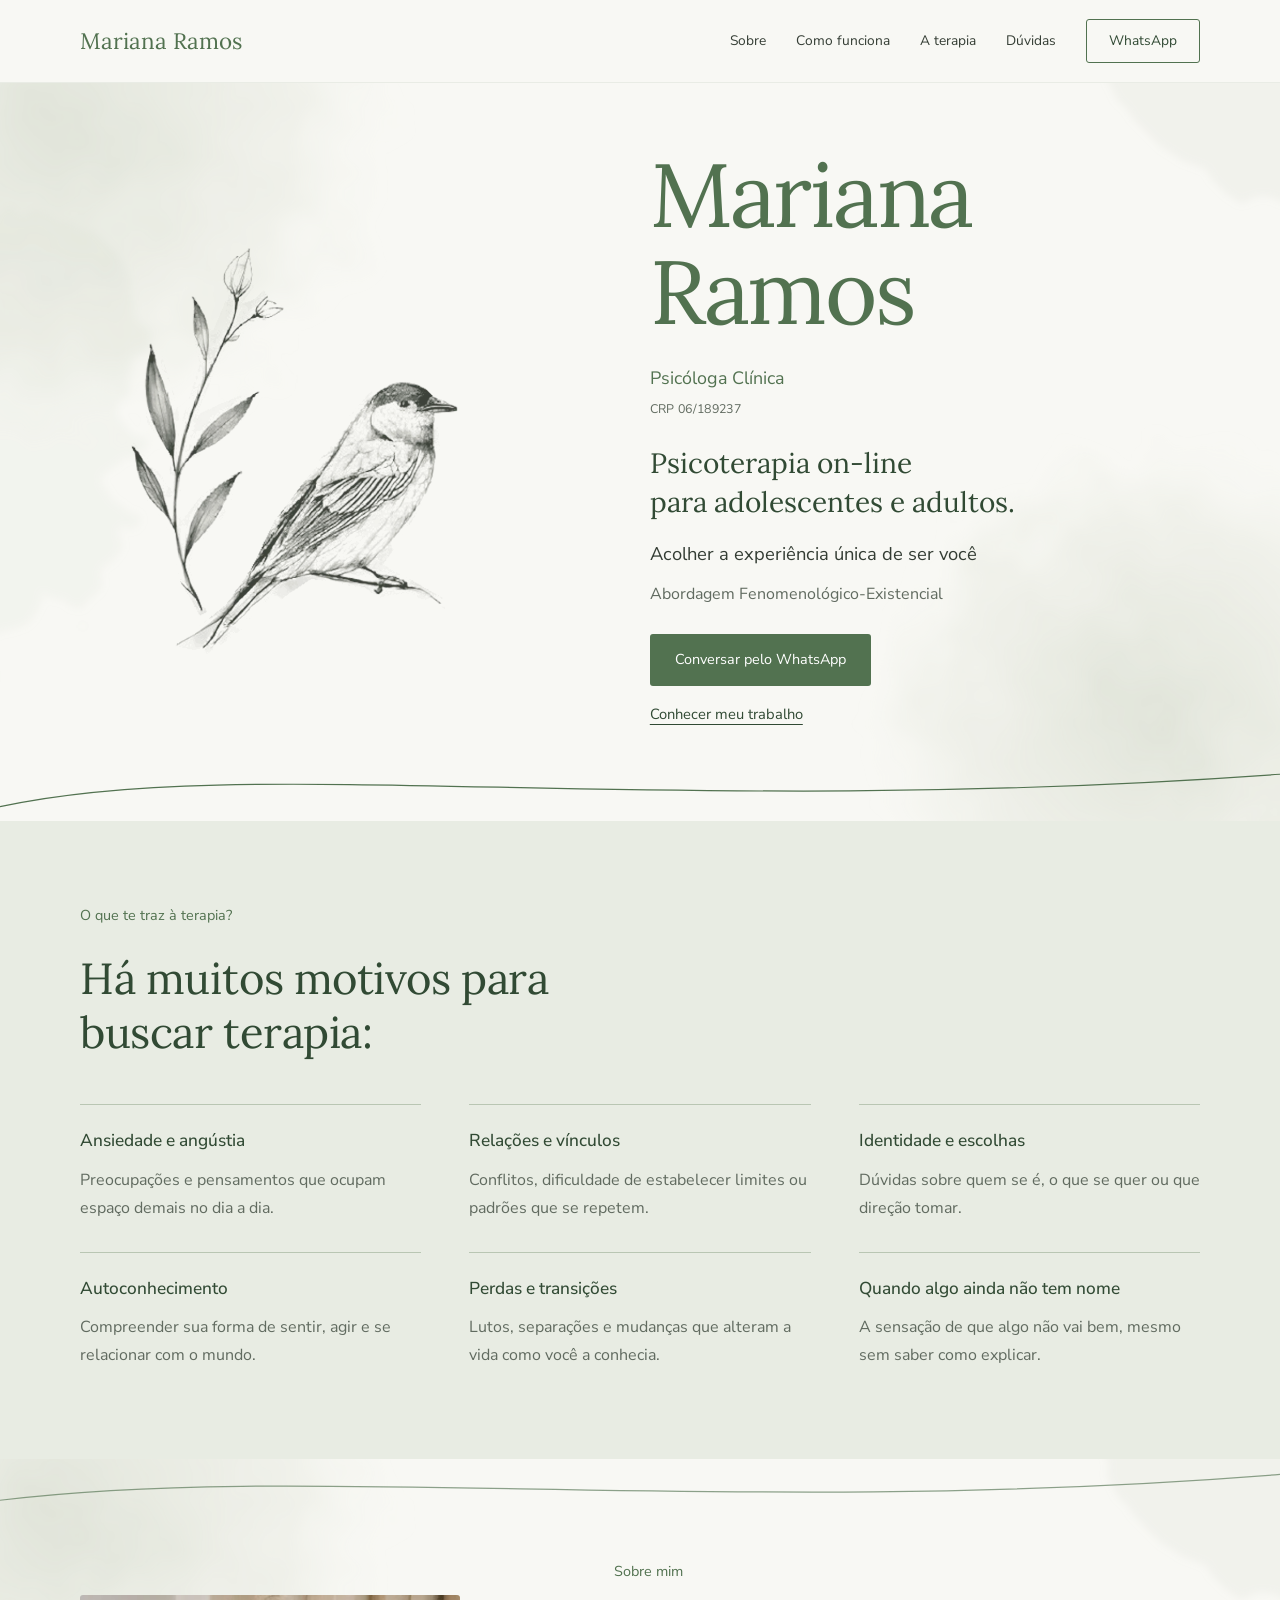
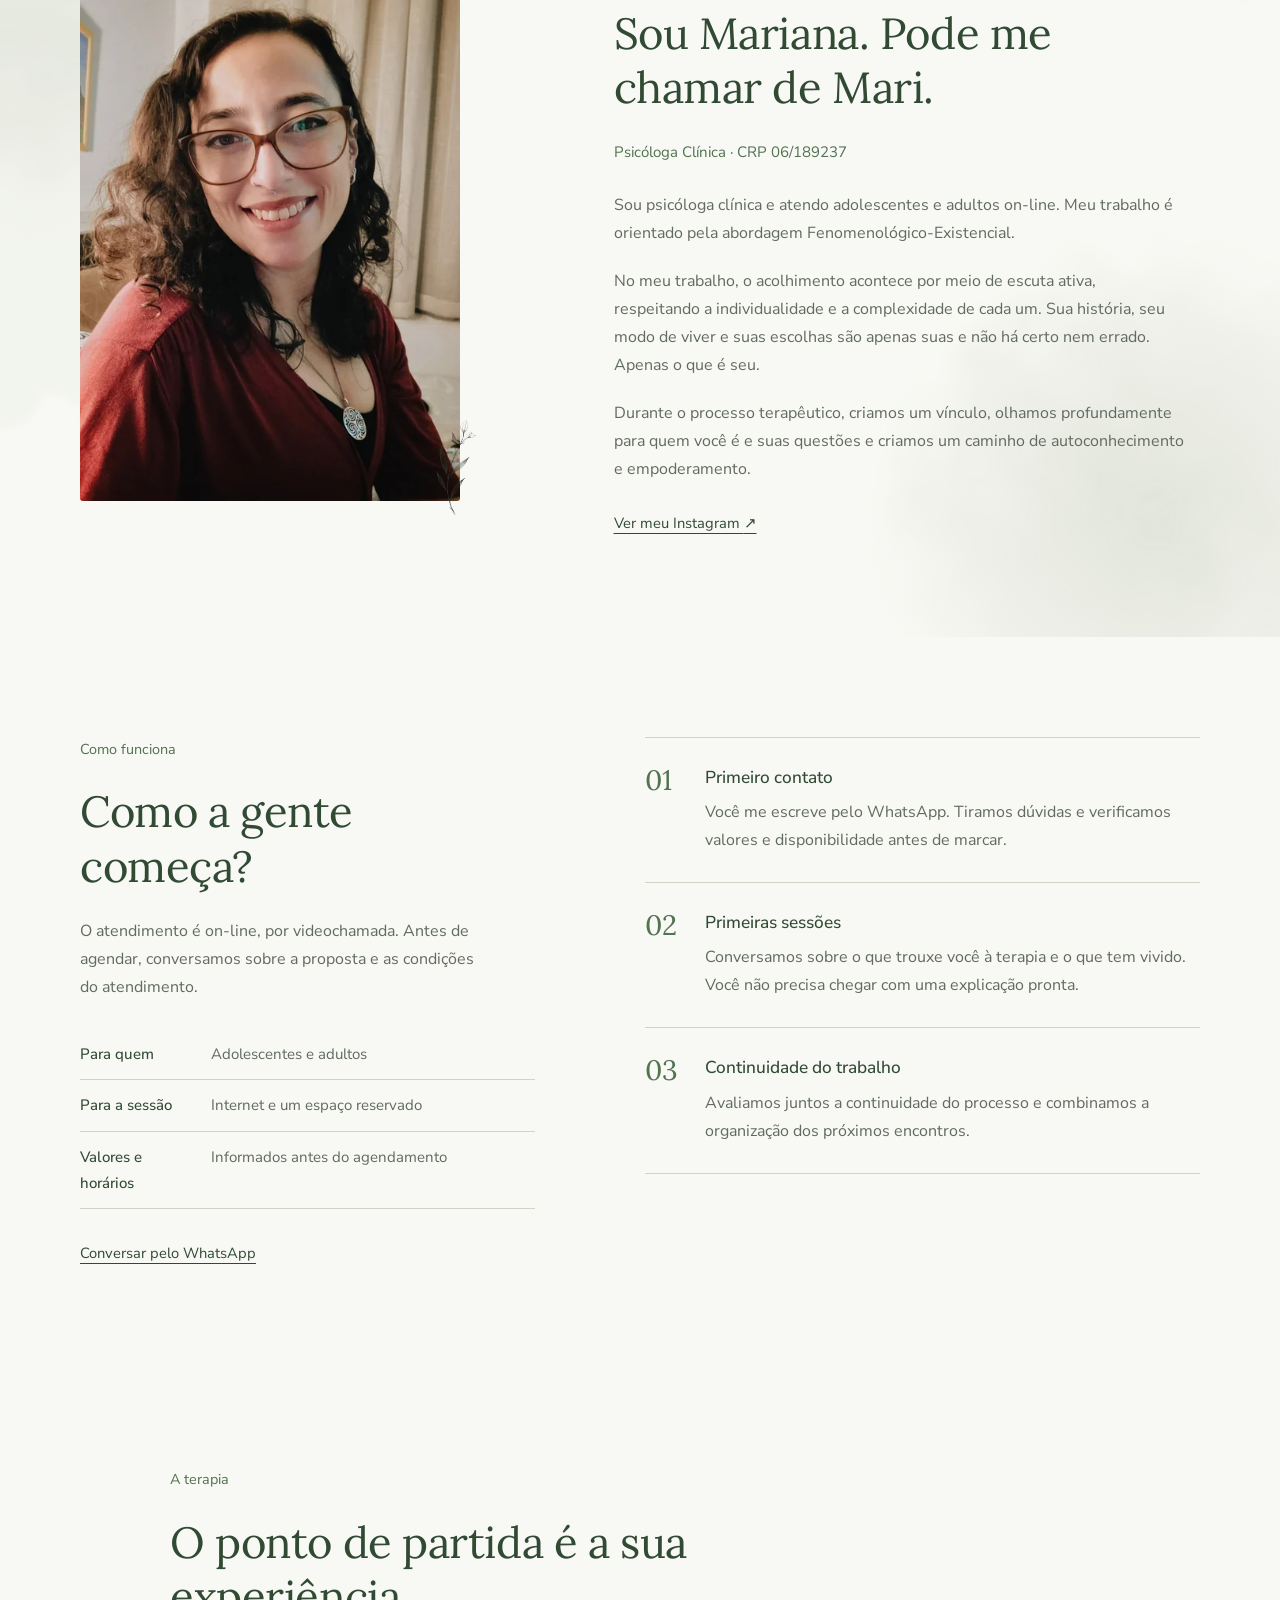
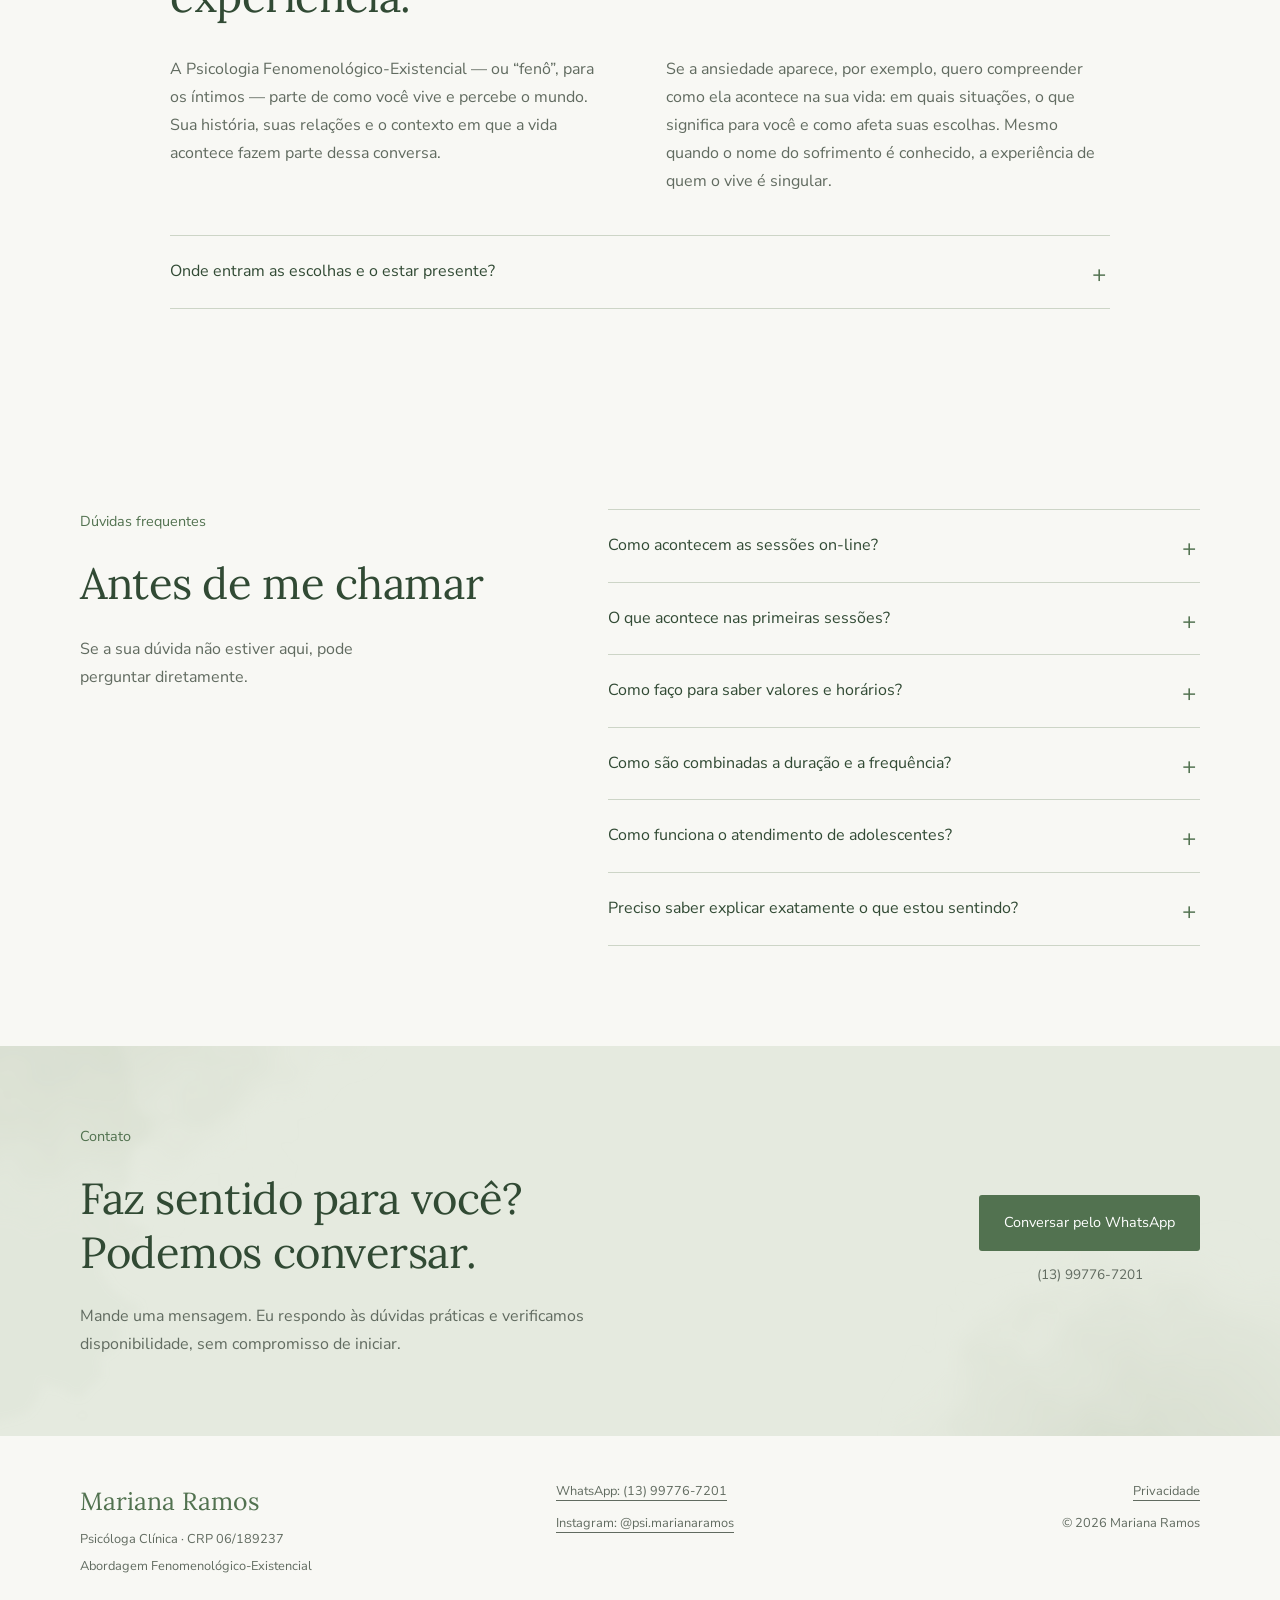
<file: index.html>
<!doctype html>
<html lang="pt-BR" prefix="og: https://ogp.me/ns#">
<head>
  <meta charset="utf-8">
  <meta name="viewport" content="width=device-width, initial-scale=1">
  <meta name="theme-color" content="#f8f8f4">
  <meta name="description" content="Mariana Ramos, psicóloga clínica. Psicoterapia on-line para adolescentes e adultos pela abordagem Fenomenológico-Existencial. CRP 06/189237.">
  <meta name="robots" content="index,follow">
  <meta property="og:type" content="website">
  <meta property="og:locale" content="pt_BR">
  <meta property="og:title" content="Mariana Ramos — Psicóloga Clínica">
  <meta property="og:description" content="Psicoterapia on-line para adolescentes e adultos. Abordagem Fenomenológico-Existencial.">
  <meta property="og:site_name" content="Mariana Ramos — Psicóloga Clínica">
  <!-- Substituir por URLs absolutas quando o endereço público for definido. -->
  <meta property="og:image" content="assets/compartilhamento.jpg">
  <meta property="og:image:type" content="image/jpeg">
  <meta property="og:image:width" content="1200">
  <meta property="og:image:height" content="630">
  <meta property="og:image:alt" content="Mariana Ramos, psicóloga clínica. Psicoterapia on-line para adolescentes e adultos. CRP 06/189237.">
  <meta name="twitter:card" content="summary_large_image">
  <meta name="twitter:title" content="Mariana Ramos — Psicóloga Clínica">
  <meta name="twitter:description" content="Psicoterapia on-line para adolescentes e adultos. Abordagem Fenomenológico-Existencial.">
  <meta name="twitter:image" content="assets/compartilhamento.jpg">
  <meta name="twitter:image:alt" content="Mariana Ramos, psicóloga clínica. Psicoterapia on-line para adolescentes e adultos. CRP 06/189237.">
  <title>Mariana Ramos — Psicóloga Clínica</title>
  <link rel="icon" href="assets/favicon.png" type="image/png" sizes="64x64">
  <link rel="alternate icon" href="assets/favicon.ico">
  <link rel="preload" href="assets/fonts/lora-regular.woff2" as="font" type="font/woff2" crossorigin>
  <link rel="preload" href="assets/fonts/nunito-sans-latin.woff2" as="font" type="font/woff2" crossorigin>
  <link rel="stylesheet" href="styles.css">
</head>
<body>
  <a class="skip-link" href="#conteudo">Pular para o conteúdo</a>

  <header class="site-header" id="topo">
    <div class="container nav-wrap">
      <a class="brand" href="#topo" aria-label="Mariana Ramos — início">
        <span>Mariana Ramos</span>
      </a>
      <button class="menu-button" type="button" aria-expanded="false" aria-controls="menu-principal">
        <span></span><span></span><span></span>
        <span class="sr-only">Abrir menu</span>
      </button>
      <nav class="main-nav" id="menu-principal" aria-label="Navegação principal">
        <a href="#sobre">Sobre</a>
        <a href="#como-funciona">Como funciona</a>
        <a href="#terapia">A terapia</a>
        <a href="#duvidas">Dúvidas</a>
        <a class="nav-cta" href="https://wa.me/5513997767201?text=Ol%C3%A1%2C%20Mariana.%20Vim%20pelo%20seu%20site%20e%20gostaria%20de%20saber%20mais%20sobre%20a%20psicoterapia." target="_blank" rel="noopener noreferrer">WhatsApp</a>
      </nav>
    </div>
  </header>

  <main id="conteudo">
    <section class="hero section-watercolor">
      <div class="container hero-grid">
        <div class="hero-art" aria-hidden="true">
          <img src="assets/pardal.webp" alt="" width="860" height="860" fetchpriority="high">
        </div>
        <div class="hero-copy">
          <h1>Mariana<br>Ramos</h1>
          <p class="hero-role">Psicóloga Clínica <span>CRP 06/189237</span></p>
          <p class="hero-service">Psicoterapia on-line <span>para adolescentes e adultos.</span></p>
          <p class="hero-subtitle">Acolher a experiência única de ser você</p>
          <p class="hero-text">Abordagem Fenomenológico-Existencial</p>
          <div class="hero-actions">
            <a class="button button-primary" href="https://wa.me/5513997767201?text=Ol%C3%A1%2C%20Mariana.%20Vim%20pelo%20seu%20site%20e%20gostaria%20de%20saber%20mais%20sobre%20a%20psicoterapia." target="_blank" rel="noopener noreferrer">Conversar pelo WhatsApp</a>
            <a class="text-link" href="#sobre">Conhecer meu trabalho</a>
          </div>
        </div>
      </div>
      <svg class="curve curve-bottom" viewBox="0 0 1440 120" preserveAspectRatio="none" aria-hidden="true"><path d="M0,94 C280,-5 730,118 1440,35" /></svg>
    </section>

    <section class="section soft-panel" aria-labelledby="pode-ajudar-titulo">
      <div class="container">
        <div class="section-heading">
          <p class="eyebrow">O que te traz à terapia?</p>
          <h2 id="pode-ajudar-titulo">Há muitos motivos para buscar terapia:</h2>
        </div>
        <div class="topic-grid">
          <article class="topic-card"><h3>Ansiedade e angústia</h3><p>Preocupações e pensamentos que ocupam espaço demais no dia a dia.</p></article>
          <article class="topic-card"><h3>Relações e vínculos</h3><p>Conflitos, dificuldade de estabelecer limites ou padrões que se repetem.</p></article>
          <article class="topic-card"><h3>Identidade e escolhas</h3><p>Dúvidas sobre quem se é, o que se quer ou que direção tomar.</p></article>
          <article class="topic-card"><h3>Autoconhecimento</h3><p>Compreender sua forma de sentir, agir e se relacionar com o mundo.</p></article>
          <article class="topic-card"><h3>Perdas e transições</h3><p>Lutos, separações e mudanças que alteram a vida como você a conhecia.</p></article>
          <article class="topic-card"><h3>Quando algo ainda não tem nome</h3><p>A sensação de que algo não vai bem, mesmo sem saber como explicar.</p></article>
        </div>
      </div>
    </section>

    <section class="section about section-watercolor" id="sobre">
      <div class="container about-grid">
        <figure class="about-portrait">
          <img class="portrait-photo" src="assets/mariana-768.webp" srcset="assets/mariana-480.webp 480w, assets/mariana-768.webp 768w" sizes="(max-width: 700px) min(100vw - 40px, 320px), (max-width: 950px) 36vw, 380px" alt="Mariana Ramos, psicóloga clínica, sorrindo." width="768" height="1024" loading="lazy" decoding="async">
          <img class="portrait-branch" src="assets/ramo.webp" alt="" width="360" height="480" loading="lazy" aria-hidden="true">
        </figure>
        <div class="about-copy">
          <p class="eyebrow">Sobre mim</p>
          <h2>Sou Mariana. Pode me chamar de Mari.</h2>
          <p class="about-role">Psicóloga Clínica · CRP 06/189237</p>
          <p>Sou psicóloga clínica e atendo adolescentes e adultos on-line. Meu trabalho é orientado pela abordagem Fenomenológico-Existencial.</p>
          <p>No meu trabalho, o acolhimento acontece por meio de escuta ativa, respeitando a individualidade e a complexidade de cada um. Sua história, seu modo de viver e suas escolhas são apenas suas e não há certo nem errado. Apenas o que é seu.</p>
          <p>Durante o processo terapêutico, criamos um vínculo, olhamos profundamente para quem você é e suas questões e criamos um caminho de autoconhecimento e empoderamento.</p>
          <!-- Acrescentar formação e trajetória apenas com dados confirmados pela Mariana. -->
          <a class="text-link" href="https://www.instagram.com/psi.marianaramos/" target="_blank" rel="noopener noreferrer">Ver meu Instagram <span aria-hidden="true">↗</span></a>
        </div>
      </div>
      <svg class="curve curve-top" viewBox="0 0 1440 120" preserveAspectRatio="none" aria-hidden="true"><path d="M0,75 C355,5 820,108 1440,28" /></svg>
    </section>

    <section class="section how" id="como-funciona">
      <div class="container how-grid">
        <div>
          <p class="eyebrow">Como funciona</p>
          <h2>Como a gente começa?</h2>
          <p class="lead">O atendimento é on-line, por videochamada. Antes de agendar, conversamos sobre a proposta e as condições do atendimento.</p>
          <dl class="session-info">
            <div><dt>Para quem</dt><dd>Adolescentes e adultos</dd></div>
            <div><dt>Para a sessão</dt><dd>Internet e um espaço reservado</dd></div>
            <div><dt>Valores e horários</dt><dd>Informados antes do agendamento</dd></div>
          </dl>
          <a class="text-link" href="https://wa.me/5513997767201?text=Ol%C3%A1%2C%20Mariana.%20Vim%20pelo%20seu%20site%20e%20gostaria%20de%20saber%20mais%20sobre%20a%20psicoterapia." target="_blank" rel="noopener noreferrer">Conversar pelo WhatsApp</a>
        </div>
        <div class="steps">
          <article class="step"><span class="step-number" aria-hidden="true">01</span><div><h3>Primeiro contato</h3><p>Você me escreve pelo WhatsApp. Tiramos dúvidas e verificamos valores e disponibilidade antes de marcar.</p></div></article>
          <article class="step"><span class="step-number" aria-hidden="true">02</span><div><h3>Primeiras sessões</h3><p>Conversamos sobre o que trouxe você à terapia e o que tem vivido. Você não precisa chegar com uma explicação pronta.</p></div></article>
          <article class="step"><span class="step-number" aria-hidden="true">03</span><div><h3>Continuidade do trabalho</h3><p>Avaliamos juntos a continuidade do processo e combinamos a organização dos próximos encontros.</p></div></article>
        </div>
      </div>
    </section>

    <section class="section intro" id="terapia">
      <div class="container narrow">
        <p class="eyebrow">A terapia</p>
        <h2>O ponto de partida é a sua experiência.</h2>
        <div class="two-col-text">
          <div><p>A Psicologia Fenomenológico-Existencial — ou “fenô”, para os íntimos — parte de como você vive e percebe o mundo. Sua história, suas relações e o contexto em que a vida acontece fazem parte dessa conversa.</p></div>
          <div><p>Se a ansiedade aparece, por exemplo, quero compreender como ela acontece na sua vida: em quais situações, o que significa para você e como afeta suas escolhas. Mesmo quando o nome do sofrimento é conhecido, a experiência de quem o vive é singular.</p></div>
        </div>
        <details class="approach-more">
          <summary>Onde entram as escolhas e o estar presente?</summary>
          <div class="approach-body"><p>A “fenô” também se interessa pelas possibilidades que existem no presente. O que tem importância para você? Que expectativas orientam suas decisões? O que pode escolher nas condições em que vive hoje?</p><p>Nem tudo está sob nosso controle. Reconhecer os próprios limites e o contexto em que vivemos faz parte do processo, assim como perceber onde é possível agir. Responsabilizar-se pelas escolhas não é se culpar por tudo o que acontece.</p><p>Na terapia, investigamos essas questões em conjunto, sem um roteiro pronto de como você deveria viver.</p></div>
        </details>
      </div>
    </section>

    <section class="section faq" id="duvidas">
      <div class="container faq-grid">
        <div class="section-heading sticky-heading">
          <p class="eyebrow">Dúvidas frequentes</p>
          <h2>Antes de me chamar</h2>
          <p class="lead">Se a sua dúvida não estiver aqui, pode perguntar diretamente.</p>
        </div>
        <div class="faq-list">
          <details><summary>Como acontecem as sessões on-line?</summary><p>As sessões acontecem por videochamada. Você precisa de conexão à internet e de um espaço reservado, onde possa conversar com privacidade. Os detalhes de acesso são combinados antes da sessão.</p></details>
          <details><summary>O que acontece nas primeiras sessões?</summary><p>Conversamos sobre o que trouxe você à terapia, sua história e o que está vivendo hoje. Esses encontros também servem para conhecer a proposta e avaliarmos juntos a continuidade do trabalho.</p></details>
          <details><summary>Como faço para saber valores e horários?</summary><p>Você pode me chamar pelo WhatsApp. Eu informo as condições atuais de atendimento e verificamos se há um horário compatível.</p></details>
          <!-- Atualizar duração e frequência quando as condições reais forem confirmadas. -->
          <details><summary>Como são combinadas a duração e a frequência?</summary><p>A duração e a frequência dos encontros são combinadas antes do início do atendimento. Essas condições fazem parte da conversa inicial, junto com valores e disponibilidade.</p></details>
          <details><summary>Como funciona o atendimento de adolescentes?</summary><p>Atendo adolescentes on-line. Se você é adolescente ou responsável, pode entrar em contato para entender como são organizados o início do atendimento e a participação dos responsáveis.</p></details>
          <details><summary>Preciso saber explicar exatamente o que estou sentindo?</summary><p>Não. A própria dificuldade de nomear ou compreender o que está acontecendo pode ser parte do que iremos investigar em terapia.</p></details>
        </div>
      </div>
    </section>

    <section class="final-cta section-watercolor">
      <div class="container final-cta-inner">
        <div>
          <p class="eyebrow">Contato</p>
          <h2>Faz sentido para você?<br>Podemos conversar.</h2>
          <p>Mande uma mensagem. Eu respondo às dúvidas práticas e verificamos disponibilidade, sem compromisso de iniciar.</p>
        </div>
        <div class="contact-action"><a class="button button-primary button-large" href="https://wa.me/5513997767201?text=Ol%C3%A1%2C%20Mariana.%20Vim%20pelo%20seu%20site%20e%20gostaria%20de%20saber%20mais%20sobre%20a%20psicoterapia." target="_blank" rel="noopener noreferrer">Conversar pelo WhatsApp</a><p>(13) 99776-7201</p></div>
      </div>
    </section>
  </main>

  <footer class="site-footer">
    <div class="container footer-grid">
      <div><p class="footer-name">Mariana Ramos</p><p>Psicóloga Clínica · CRP 06/189237</p><p>Abordagem Fenomenológico-Existencial</p></div>
      <div><a href="https://wa.me/5513997767201" target="_blank" rel="noopener noreferrer">WhatsApp: (13) 99776-7201</a><a href="https://www.instagram.com/psi.marianaramos/" target="_blank" rel="noopener noreferrer">Instagram: @psi.marianaramos</a></div>
      <div class="footer-meta"><a href="privacy.html">Privacidade</a><p>© <span id="year">2026</span> Mariana Ramos</p></div>
    </div>
  </footer>

  <script src="script.js"></script>
</body>
</html>
</file>
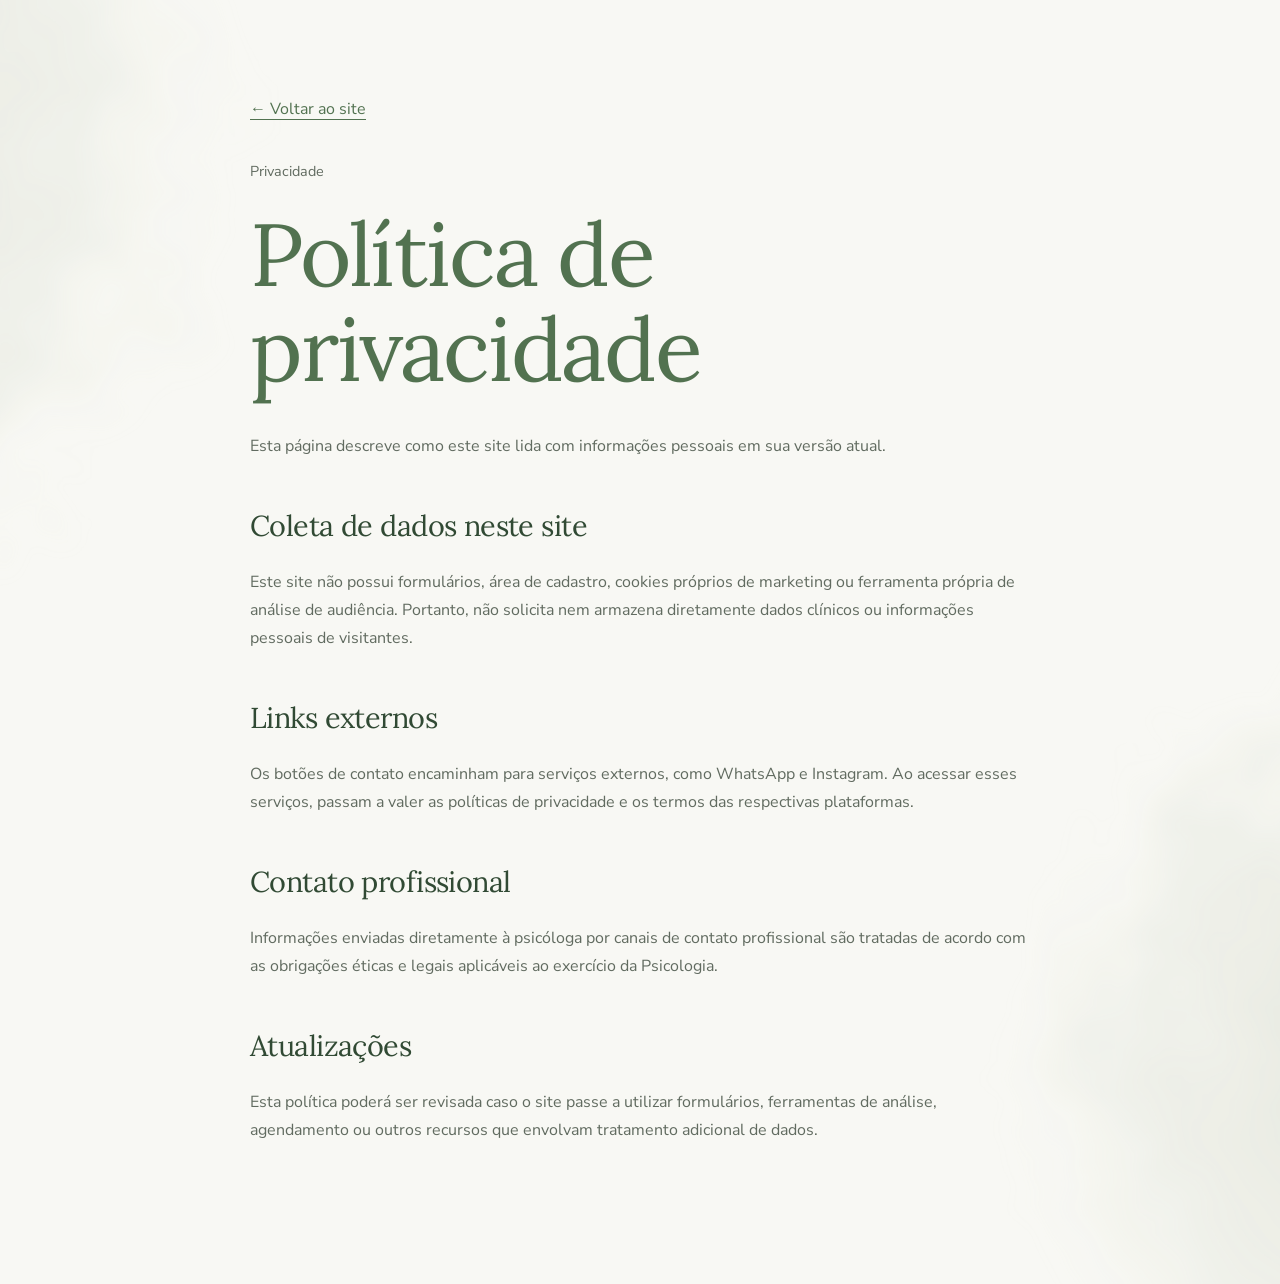
<file: privacy.html>
<!doctype html>
<html lang="pt-BR">
<head>
  <meta charset="utf-8">
  <meta name="viewport" content="width=device-width, initial-scale=1">
  <meta name="description" content="Política de privacidade do site de Mariana Ramos, psicóloga clínica.">
  <meta name="robots" content="index,follow">
  <title>Privacidade — Mariana Ramos</title>
  <link rel="icon" href="assets/favicon.png" type="image/png" sizes="64x64">
  <link rel="alternate icon" href="assets/favicon.ico">
  <link rel="stylesheet" href="styles.css">
  <style>
    .legal { min-height: 72vh; padding: 95px 0 120px; }
    .legal .narrow { max-width: 780px; }
    .legal h1 { font-size: clamp(2.6rem, 7.8vw, 5.5rem); margin-bottom: 36px; overflow-wrap: anywhere; }
    .legal h2 { margin-top: 48px; font-size: 1.8rem; letter-spacing: -.02em; }
    .legal p, .legal li { color: var(--muted); }
    .back-link { display: inline-block; margin-bottom: 36px; color: var(--forest); }
  </style>
</head>
<body>
  <main class="legal section-watercolor">
    <div class="container narrow">
      <a class="back-link" href="index.html">← Voltar ao site</a>
      <p class="eyebrow">Privacidade</p>
      <h1>Política de privacidade</h1>
      <p>Esta página descreve como este site lida com informações pessoais em sua versão atual.</p>
      <h2>Coleta de dados neste site</h2>
      <p>Este site não possui formulários, área de cadastro, cookies próprios de marketing ou ferramenta própria de análise de audiência. Portanto, não solicita nem armazena diretamente dados clínicos ou informações pessoais de visitantes.</p>
      <h2>Links externos</h2>
      <p>Os botões de contato encaminham para serviços externos, como WhatsApp e Instagram. Ao acessar esses serviços, passam a valer as políticas de privacidade e os termos das respectivas plataformas.</p>
      <h2>Contato profissional</h2>
      <p>Informações enviadas diretamente à psicóloga por canais de contato profissional são tratadas de acordo com as obrigações éticas e legais aplicáveis ao exercício da Psicologia.</p>
      <h2>Atualizações</h2>
      <p>Esta política poderá ser revisada caso o site passe a utilizar formulários, ferramentas de análise, agendamento ou outros recursos que envolvam tratamento adicional de dados.</p>
    </div>
  </main>
</body>
</html>
</file>
<file: styles.css>
@font-face {
  font-family: 'Lora';
  src: url('assets/fonts/lora-regular.woff2') format('woff2');
  font-style: normal;
  font-weight: 400;
  font-display: swap;
}

@font-face {
  font-family: 'Nunito Sans';
  src: url('assets/fonts/nunito-sans-latin.woff2') format('woff2');
  font-style: normal;
  font-weight: 400 500;
  font-display: swap;
}

:root {
  --paper: #f8f8f4;
  --paper-bright: #fffefa;
  --sage-wash: #e8ece3;
  --forest: #527250;
  --forest-dark: #314a34;
  --cream: #f1e8d9;
  --charcoal: #343d34;
  --muted: #616b60;
  --line: #cdd5c7;
  --max: 1120px;
  --display: 'Lora', Georgia, serif;
  --body: 'Nunito Sans', 'Segoe UI', Helvetica, Arial, sans-serif;
}

* { box-sizing: border-box; }
html { scroll-behavior: smooth; scroll-padding-top: 100px; }
body { margin: 0; color: var(--charcoal); background: var(--paper); font-family: var(--body); line-height: 1.75; -webkit-font-smoothing: antialiased; }
img { max-width: 100%; display: block; }
a { color: inherit; text-underline-offset: 5px; }
button { font: inherit; }
a, button, summary { -webkit-tap-highlight-color: transparent; }
:focus-visible { outline: 2px solid var(--forest-dark); outline-offset: 6px; }
.sr-only { position: absolute; width: 1px; height: 1px; padding: 0; margin: -1px; overflow: hidden; clip-path: inset(50%); white-space: nowrap; border: 0; }
.skip-link { position: fixed; left: 16px; top: 12px; z-index: 100; transform: translateY(-180%); padding: 12px 20px; background: var(--forest-dark); color: white; }
.skip-link:focus { transform: translateY(0); }
.container { width: min(calc(100% - 80px), var(--max)); margin-inline: auto; }
.narrow { max-width: 940px; }
.section { padding: 100px 0; position: relative; }
.eyebrow { margin: 0 0 22px; color: var(--forest); font-size: .9rem; }
h1, h2, h3, p { text-wrap: pretty; }
h1, h2, h3 { margin-top: 0; }
h1 { font-family: var(--display); font-weight: 400; color: var(--forest); font-size: clamp(3.9rem, 7vw, 6rem); line-height: 1.08; letter-spacing: -.025em; margin-bottom: 22px; }
h2 { font-family: var(--display); font-weight: 400; color: var(--forest-dark); font-size: clamp(2.1rem, 3.4vw, 2.8rem); line-height: 1.25; letter-spacing: -.01em; margin-bottom: 24px; }
h3 { color: var(--forest-dark); font-size: 1.08rem; font-weight: 500; line-height: 1.4; }
p { margin: 0 0 20px; }
.lead { color: var(--muted); max-width: 560px; }

/* The name, fine curve and botanical drawing carry the card's identity. */
.site-header { position: sticky; top: 0; z-index: 50; border-bottom: 1px solid #52725017; background: var(--paper); }
.nav-wrap { min-height: 82px; display: flex; align-items: center; justify-content: space-between; gap: 28px; }
.brand { text-decoration: none; color: var(--forest); font-family: var(--display); font-weight: 400; font-size: 1.4rem; white-space: nowrap; }
.main-nav { display: flex; align-items: center; gap: 30px; }
.main-nav a { text-decoration: none; font-size: .86rem; }
.main-nav a:hover { color: var(--forest); text-decoration: underline; }
.main-nav .nav-cta { padding: 9px 22px; border: 1px solid var(--forest); border-radius: 3px; color: var(--forest-dark); }
.menu-button { display: none; }
.section-watercolor { position: relative; isolation: isolate; }
.section-watercolor::before { content: ''; position: absolute; inset: 0; background: url('assets/aquarela.svg') center / cover; z-index: -1; pointer-events: none; }
.hero { padding: 64px 0 94px; }
.hero-grid { display: grid; grid-template-columns: .95fr 1.05fr; align-items: center; gap: 72px; }
.hero-art { position: relative; }
.hero-art img { width: min(100%, 460px); height: auto; margin-inline: auto; }
.hero-role { color: var(--forest); font-size: 1.12rem; margin: 0 0 24px; }
.hero-role span { display: block; font-size: .78rem; margin-top: 4px; letter-spacing: .025em; color: var(--muted); }
.hero-service { font-family: var(--display); font-weight: 400; font-size: 1.75rem; line-height: 1.4; color: var(--forest-dark); margin-bottom: 18px; }
.hero-service span { display: block; }
.hero-subtitle { max-width: 430px; color: var(--charcoal); font-size: 1.15rem; line-height: 1.5; margin-bottom: 12px; }
.hero-text { color: var(--muted); font-size: 1rem; margin-bottom: 0; }
.hero-actions { margin-top: 26px; display: flex; align-items: flex-start; flex-direction: column; gap: 16px; }
.button { display: inline-flex; align-items: center; justify-content: center; min-height: 52px; padding: 13px 25px; border-radius: 3px; text-decoration: none; font-size: .9rem; line-height: 1.5; transition: background .18s ease; }
.button-primary { background: var(--forest); color: white; }
.button-primary:hover { background: var(--forest-dark); }
.button-large { min-height: 56px; }
.text-link { color: var(--forest-dark); font-size: .92rem; text-decoration-thickness: 1px; }
.text-link:hover { text-decoration-thickness: 2px; }
.curve { position: absolute; left: 0; width: 100%; height: 66px; pointer-events: none; }
.curve path { fill: none; stroke: var(--forest); stroke-width: 1.2; vector-effect: non-scaling-stroke; }
.curve-bottom { bottom: 0; }
.curve-top { top: 0; opacity: .65; }

.intro h2 { max-width: 650px; }
.two-col-text { margin-top: 32px; display: grid; grid-template-columns: 1fr 1fr; gap: 52px; color: var(--muted); }
.approach-more { margin-top: 20px; border-top: 1px solid var(--line); }
.approach-more summary { font-weight: 400; }
.approach-body { max-width: 720px; padding-bottom: 14px; }
.approach-body p { padding-bottom: 0; margin-bottom: 20px; }
.soft-panel { background: var(--sage-wash); padding: 82px 0 90px; }
.section-heading { max-width: 620px; margin-bottom: 45px; }
.topic-grid { display: grid; grid-template-columns: repeat(3, 1fr); column-gap: 48px; row-gap: 30px; }
.topic-card { padding: 24px 0 0; border-top: 1px solid #b9c6b3; }
.topic-card h3 { margin-bottom: 12px; }
.topic-card p { margin: 0; color: var(--muted); font-size: 1rem; }
.how-grid { display: grid; grid-template-columns: .9fr 1.1fr; gap: 110px; align-items: start; }
.how h2 { max-width: 330px; }
.how .text-link { display: inline-block; margin-top: 8px; }
.session-info { margin: 28px 0 24px; font-size: .94rem; }
.session-info > div { display: grid; grid-template-columns: 115px 1fr; gap: 16px; padding-block: 12px; border-bottom: 1px solid var(--line); }
.session-info dt { color: var(--forest-dark); font-weight: 500; }
.session-info dd { margin: 0; color: var(--muted); }
.steps { border-top: 1px solid var(--line); }
.step { display: grid; grid-template-columns: 40px 1fr; gap: 20px; padding: 28px 0; border-bottom: 1px solid var(--line); }
.step-number { color: var(--forest); font-family: var(--display); font-size: 1.75rem; line-height: 1; font-weight: 400; }
.step h3 { margin-bottom: 8px; }
.step p { margin: 0; color: var(--muted); font-size: 1rem; }
.about { padding: 100px 0; }
.about-grid { display: grid; grid-template-columns: .85fr 1.15fr; align-items: center; gap: 100px; }
.about-portrait { position: relative; width: min(100%, 380px); margin: 0; }
.portrait-photo { width: 100%; height: auto; border-radius: 3px; }
.portrait-branch { position: absolute; width: 92px; height: auto; right: -42px; bottom: -28px; pointer-events: none; }
.about-copy { max-width: 570px; }
.about-copy h2 { max-width: 450px; }
.about-role { margin-bottom: 26px; color: var(--forest); font-size: .94rem; }
.about-copy > p:not(.eyebrow):not(.about-role) { color: var(--muted); }
.about-copy .text-link { display: inline-block; margin-top: 8px; }
.faq-grid { display: grid; grid-template-columns: .85fr 1.15fr; gap: 90px; align-items: start; }
.sticky-heading { position: sticky; top: 120px; }
.faq-list { border-top: 1px solid var(--line); }
details { border-bottom: 1px solid var(--line); }
summary { list-style: none; cursor: pointer; padding: 23px 38px 23px 0; color: var(--forest-dark); position: relative; line-height: 1.6; }
summary::-webkit-details-marker { display: none; }
summary::after { content: '+'; position: absolute; right: 4px; top: 19px; color: var(--forest); font-size: 1.5rem; font-weight: 300; }
details[open] summary::after { content: '−'; }
details p { padding: 0 30px 24px 0; color: var(--muted); margin: 0; font-size: 1rem; }
.final-cta { padding: 78px 0; background: #e5eadf; }
.final-cta-inner { display: grid; grid-template-columns: 1.3fr .7fr; align-items: center; gap: 60px; }
.final-cta h2 { margin-bottom: 22px; }
.final-cta p:not(.eyebrow) { max-width: 520px; margin-bottom: 0; color: var(--muted); }
.contact-action { justify-self: end; text-align: center; }
.contact-action p { margin-top: 12px; font-size: .85rem; }
.site-footer { padding: 44px 0; background: var(--paper); color: var(--muted); font-size: .8rem; }
.footer-grid { display: grid; grid-template-columns: 1.2fr 1fr .65fr; gap: 28px; }
.footer-name { margin-bottom: 7px; color: var(--forest); font-family: var(--display); font-size: 1.55rem; font-weight: 400; }
.footer-grid p { margin-bottom: 5px; }
.footer-grid a { display: block; margin-bottom: 10px; text-decoration-thickness: 1px; }
.footer-meta { text-align: right; }

@media (max-width: 950px) {
  .container { width: calc(100% - 48px); }
  .brand { font-size: 1.3rem; }
  .main-nav { gap: 20px; }
  .hero-grid { gap: 36px; }
  .hero { padding-top: 60px; padding-bottom: 95px; }
  .hero-role { font-size: 1.1rem; }
  .hero-service { font-size: 1.55rem; }
  .how-grid, .about-grid, .faq-grid { gap: 50px; }
  .portrait-branch { width: 72px; right: -24px; bottom: -20px; }
  .topic-grid { column-gap: 28px; }
}

@media (max-width: 700px) {
  html { scroll-padding-top: 88px; }
  .container, .narrow { width: calc(100% - 40px); }
  .section { padding: 68px 0; }
  .nav-wrap { min-height: 68px; flex-wrap: wrap; gap: 0; }
  .brand { font-size: 1.25rem; }
  /* Navigation remains visible without JavaScript. */
  .main-nav { width: 100%; flex-wrap: wrap; padding: 4px 0 18px; gap: 10px 20px; }
  .main-nav a { padding-block: 8px; }
  .nav-ready .menu-button { display: grid; align-content: center; justify-items: center; width: 44px; height: 44px; border: 0; background: none; cursor: pointer; }
  .menu-button span:not(.sr-only) { display: block; width: 23px; height: 1px; margin: 3px 0; background: var(--forest-dark); }
  .nav-ready .main-nav { display: none; }
  .nav-ready .main-nav.open { display: flex; flex-direction: column; align-items: stretch; gap: 0; max-height: calc(100dvh - 80px); overflow-y: auto; }
  .main-nav .nav-cta { text-align: center; margin-top: 8px; }
  h1 { font-size: clamp(2.5rem, 12.5vw, 5rem); }
  h2 { font-size: clamp(1.9rem, 7vw, 2.45rem); }
  .hero { padding: 36px 0 78px; }
  .hero-grid { display: block; position: relative; }
  .hero-copy { position: relative; }
  .hero-art { position: absolute; top: 14px; right: 0; width: 28%; }
  .hero-copy h1 { width: 72%; margin-bottom: 18px; }
  .hero-role { margin-bottom: 22px; font-size: 1.05rem; }
  .hero-role span { margin-top: 0; }
  .hero-service { font-size: 1.45rem; }
  .hero-subtitle { font-size: 1.1rem; max-width: 350px; }
  .hero-text { font-size: .94rem; }
  .hero-actions { gap: 16px; margin-top: 24px; }
  .hero-actions .button { width: 100%; }
  .hero-actions .text-link { align-self: center; }
  .curve { height: 42px; }
  .two-col-text, .how-grid, .about-grid, .faq-grid, .final-cta-inner { grid-template-columns: 1fr; gap: 30px; }
  .two-col-text { margin-top: 28px; gap: 0; }
  .approach-more { margin-top: 10px; }
  .topic-grid { grid-template-columns: 1fr; gap: 22px; }
  .topic-card { padding-top: 18px; }
  .topic-card h3 { margin-bottom: 8px; }
  .section-heading { margin-bottom: 28px; }
  .how h2 { max-width: none; }
  .step { gap: 12px; }
  .about-grid { gap: 42px; }
  .about-portrait { width: min(100% - 24px, 320px); justify-self: center; }
  .portrait-branch { width: 70px; right: -22px; bottom: -20px; }
  .about-copy h2 { max-width: 370px; }
  .sticky-heading { position: static; margin-bottom: 0; }
  .final-cta { padding: 60px 0; }
  .contact-action { justify-self: start; text-align: left; }
  .footer-grid { grid-template-columns: 1fr; gap: 22px; }
  .footer-meta { text-align: left; display: flex; flex-wrap: wrap; justify-content: space-between; gap: 12px; }
}

@media (max-width: 380px) {
  .hero-art { width: 25%; }
  .hero-service { font-size: 1.35rem; }
  .session-info > div { grid-template-columns: 105px 1fr; gap: 12px; }
}

@media (prefers-reduced-motion: reduce) {
  html { scroll-behavior: auto; }
  *, *::before, *::after { transition: none; animation: none; }
}
</file>
